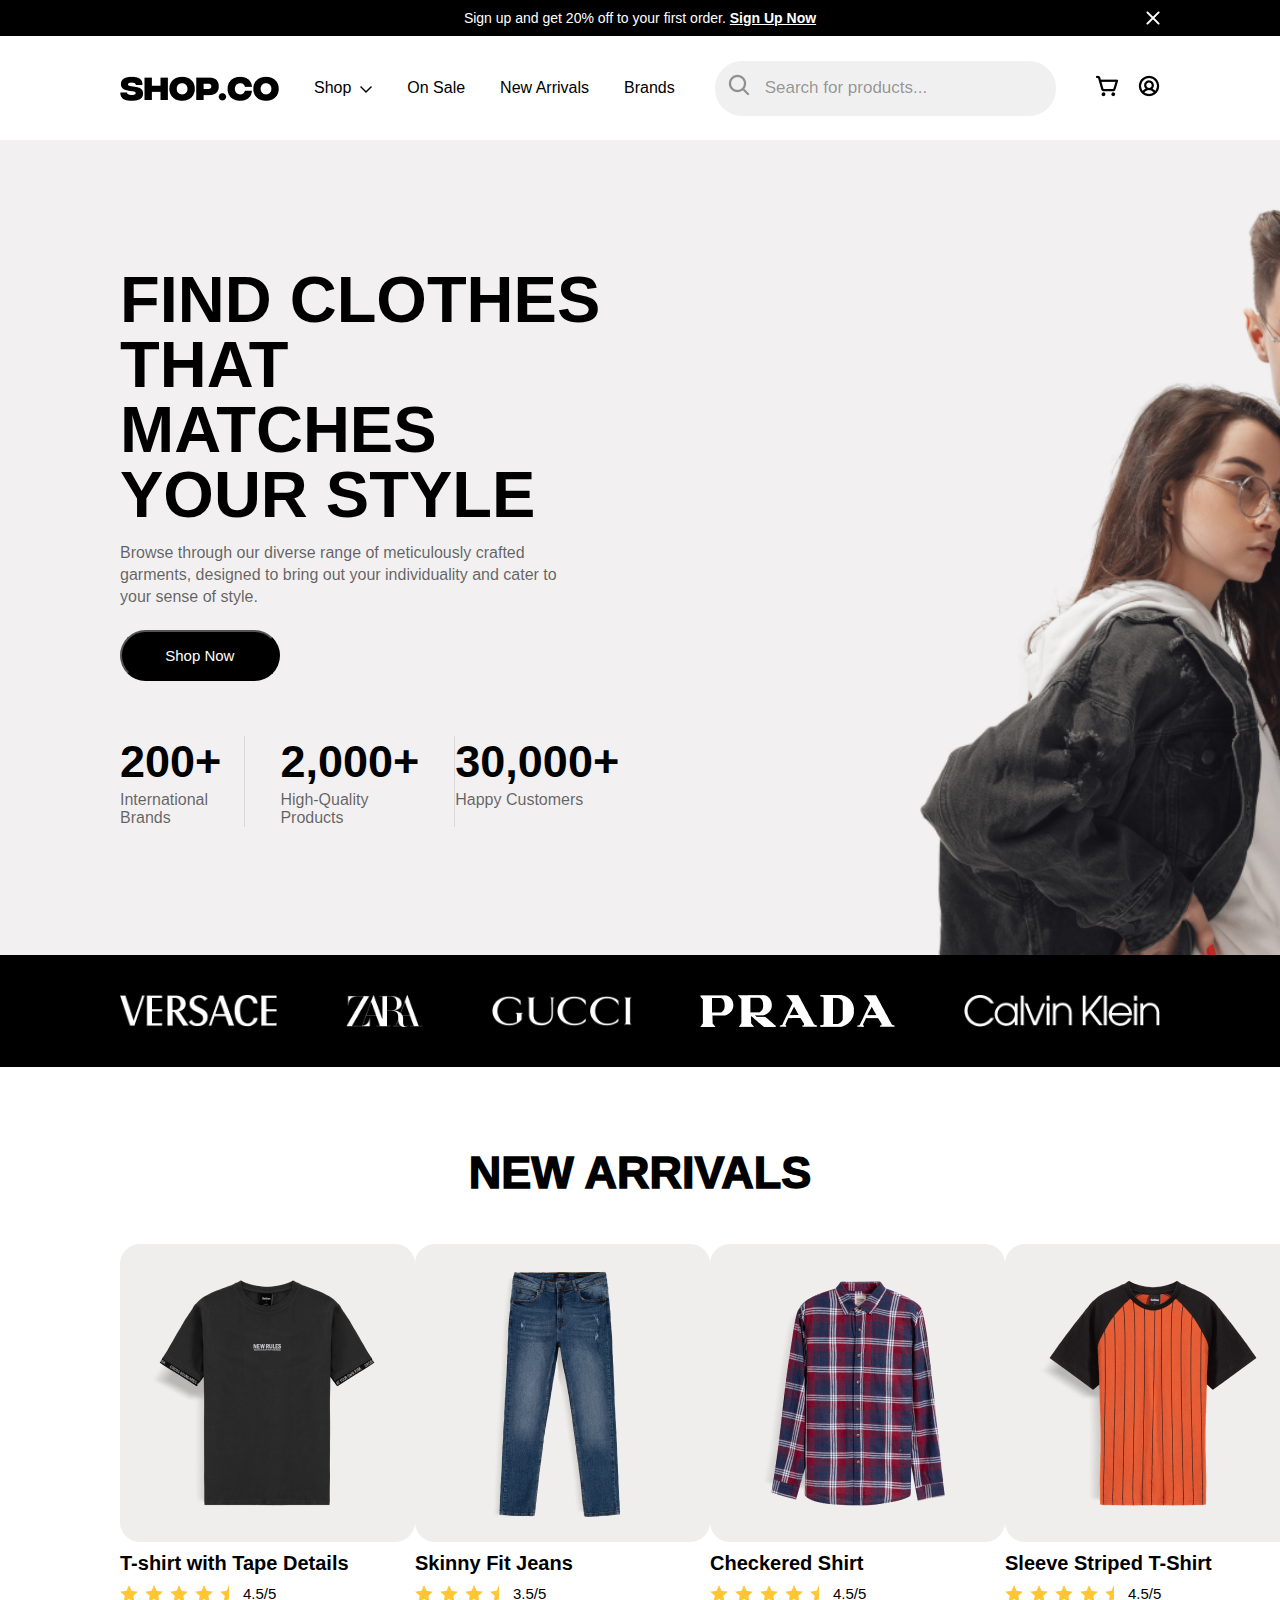
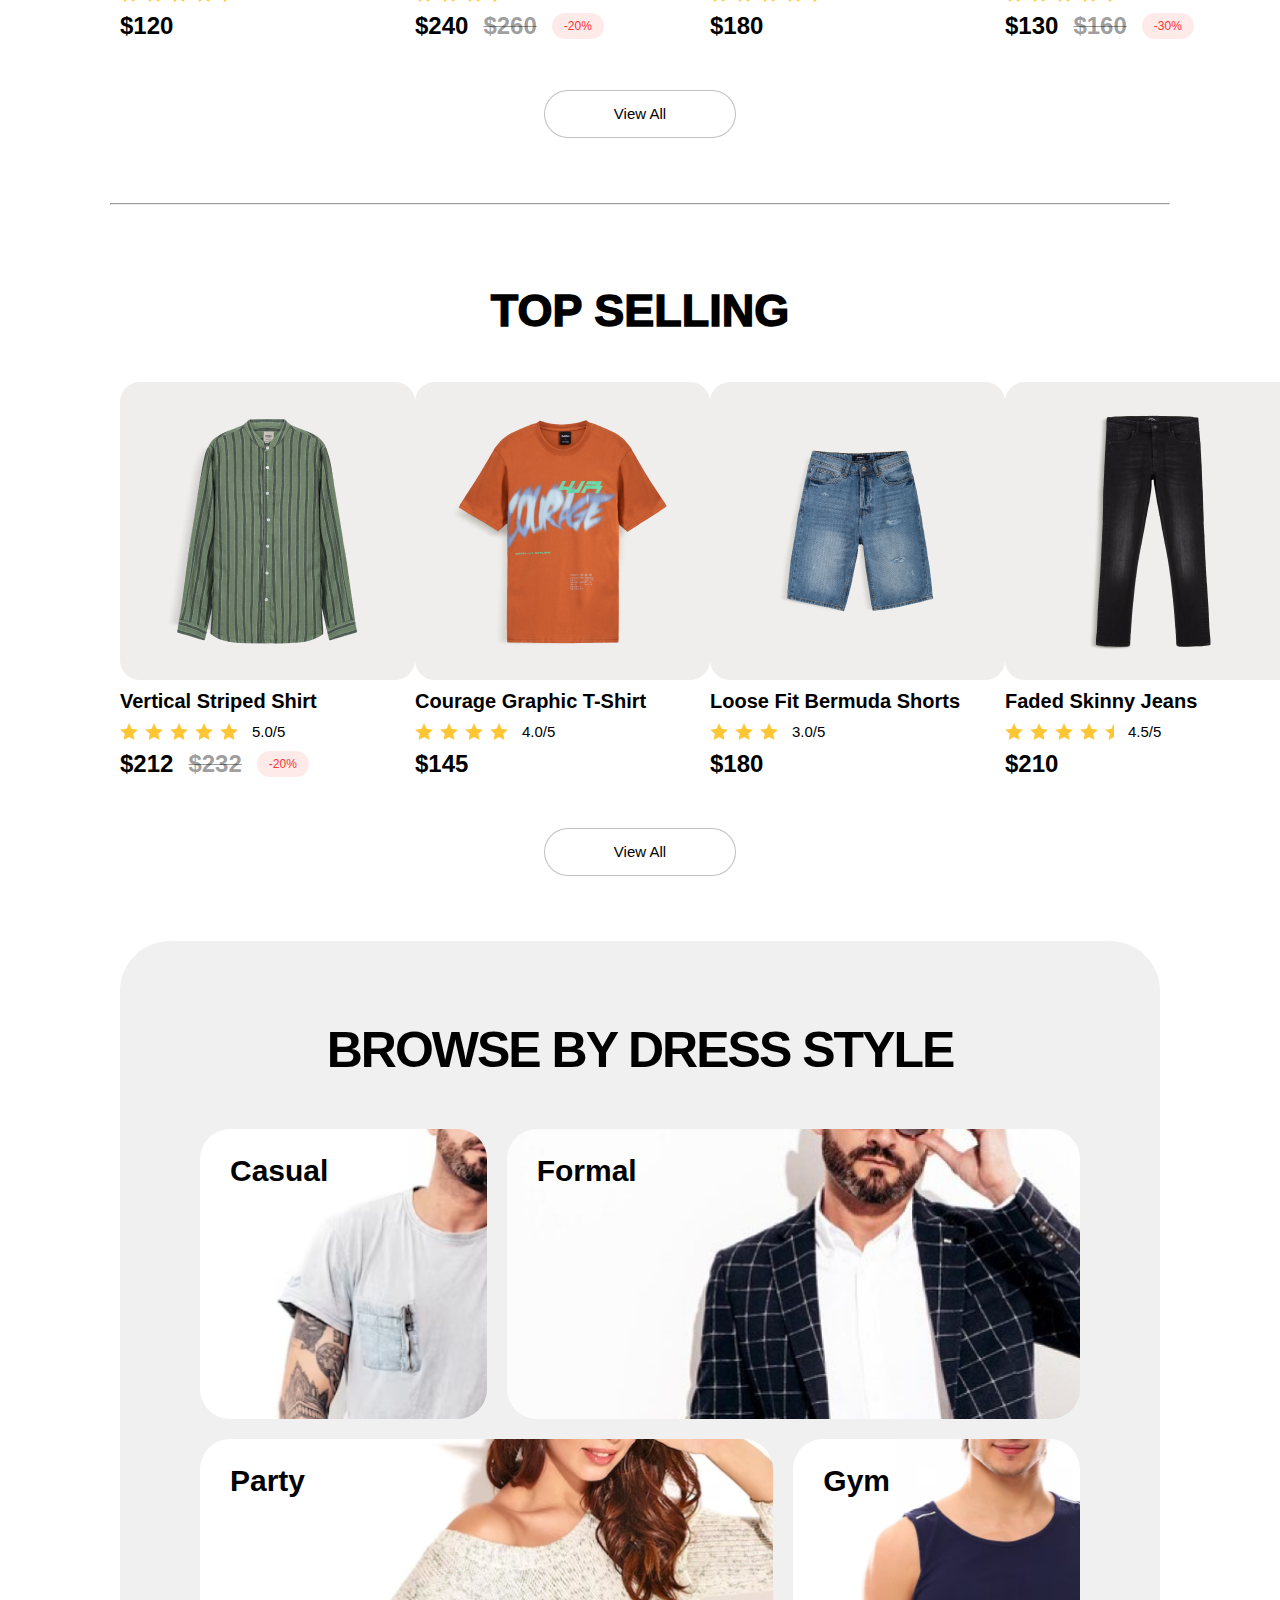
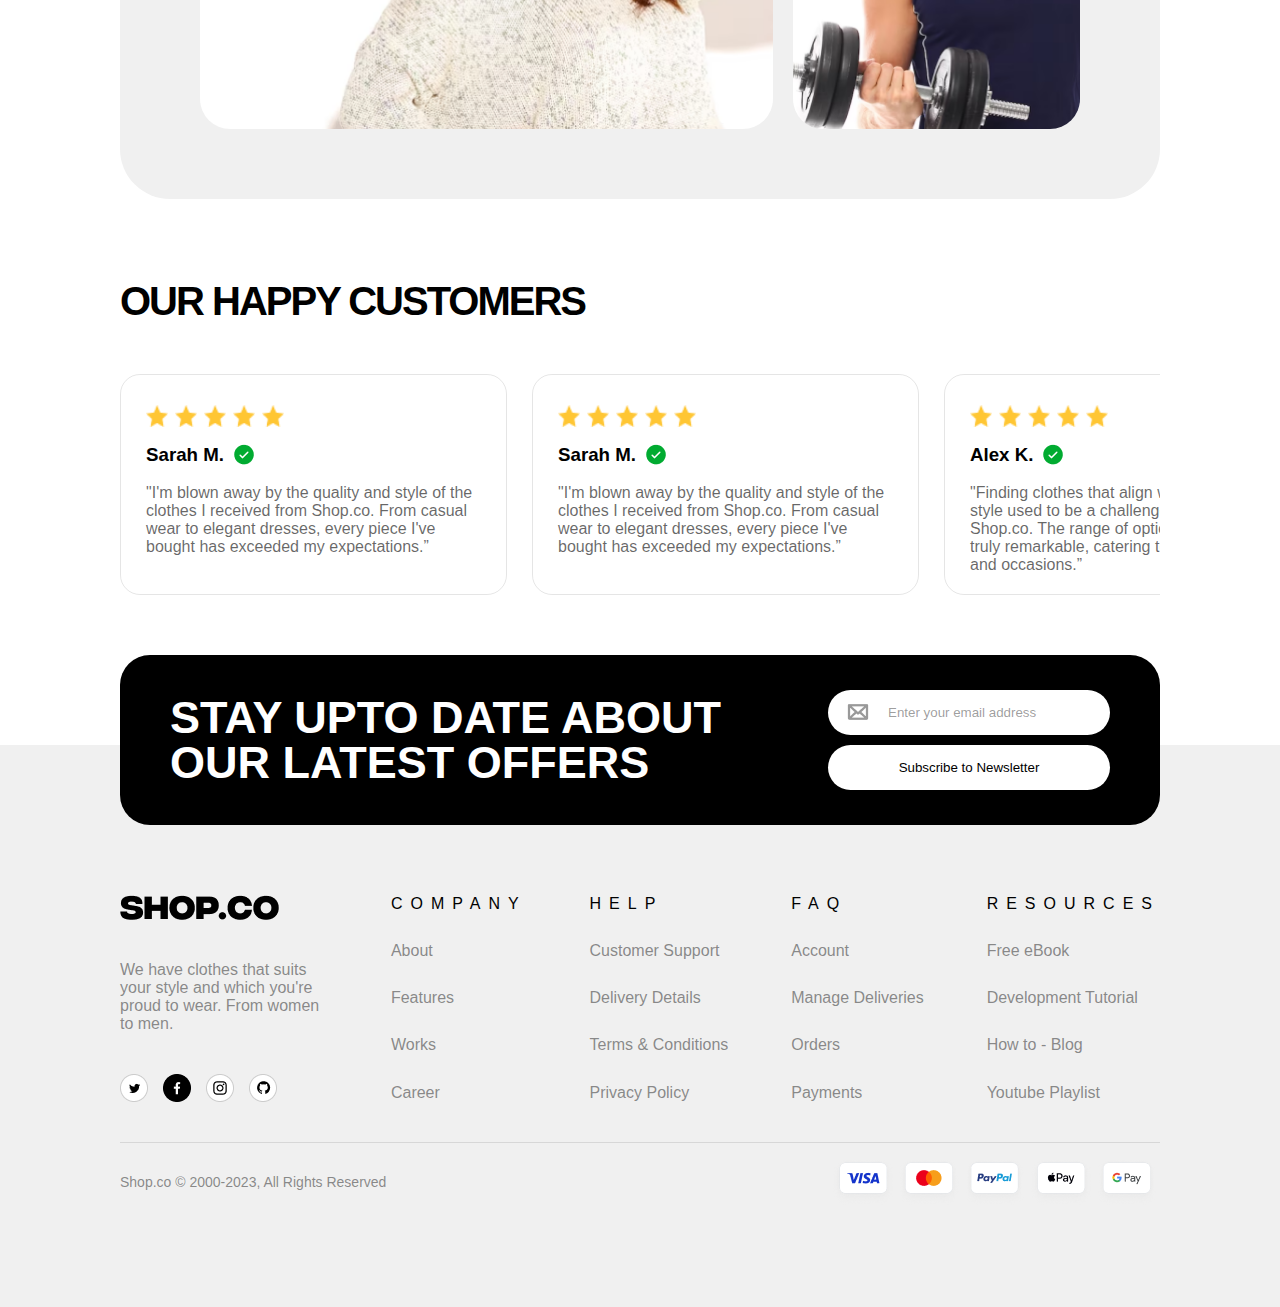
<file: SHOP.CO landing page/index.html>
<!DOCTYPE html>
<html lang="en">
<head>
  <meta charset="UTF-8">
  <meta name="viewport" content="width=device-width, initial-scale=1.0">
  <title>SHOP.CO</title>
  <link rel="stylesheet" href="style.css">
</head>
<body>
  <div class="offer-bar">
    <p>Sign up and get 20% off to your first order. <strong><a href="">Sign Up Now</a></strong></p>
    <img src="other-assets/cross.png" class="cross">
  </div>
    <div class="navbar">
      <img src="other-assets/SHOP.CO.png">
      <span>Shop&nbsp;&nbsp;<img src="other-assets/Vector.png"></span>
      <span>On Sale</span>
      <span>New Arrivals</span>
      <span>Brands</span>
      <input type="text" placeholder="Search for products...">
      <div class="cart-and-profile">
        <img class="cart" src="other-assets/cart.png">
        <img class="profile" src="other-assets/profile.png">
      </div>
    </div>

    <div class="advertisement">
      <img src="other-assets/Rectangle.png" class="bg-image">
      <div class="context">
        <h1>FIND CLOTHES THAT MATCHES YOUR STYLE</h1>
        <p>Browse through our diverse range of meticulously crafted garments, designed to bring out your individuality and cater to your sense of style.</p>
        <button class="shop-now">Shop Now</button>
        <div class="stats">
          <div>
            <h2>200+</h2>
            <p>International Brands</p>
          </div>
          <div class="second-div">
            <h2>2,000+</h2>
            <p>High-Quality Products</p>
          </div>
          <div>
            <h2>30,000+</h2>
            <p>Happy Customers</p>
          </div>
        </div>
      </div>
    </div>
    <div class="sponsors-bar">
      <img src="sponsors/versace.png">
      <img src="sponsors/zara-logo-1.png">
      <img src="sponsors/gucci-logo-1.png">
      <img src="sponsors/prada-logo-1.png">
      <img src="sponsors/kalvin.png">
    </div>
  
    <div class="new-arrival">
      <h1>NEW ARRIVALS</h1>
      <div class="new-arrival-cards-group">
        <div class="new-arrival-card">
          <img src="new-arrivals/Frame1.png" class="card">
          <h3>T-shirt with Tape Details</h3>
          <div class="ratings">
            <img src="other-assets/star.png">
            <img src="other-assets/star.png">
            <img src="other-assets/star.png">
            <img src="other-assets/star.png">
            <img src="other-assets/half-star.png">
            <span>4.5/5</span>
          </div>
          <div class="price">
            <h2>$120</h2>
          </div>
        </div>
        <div class="new-arrival-card">
          <img src="new-arrivals/Frame2.png" class="card">
          <h3>Skinny Fit Jeans</h3>
          <div class="ratings">
            <img src="other-assets/star.png">
            <img src="other-assets/star.png">
            <img src="other-assets/star.png">
            <img src="other-assets/half-star.png">
            <span>3.5/5</span>
          </div>
          <div class="price">
            <h2>$240</h2>
            <h2 class="removed">$260</h2>
            <p>-20%</p>
          </div>
        </div>
        <div class="new-arrival-card">
          <img src="new-arrivals/Frame3.png" class="card">
          <h3>Checkered Shirt</h3>
          <div class="ratings">
            <img src="other-assets/star.png">
            <img src="other-assets/star.png">
            <img src="other-assets/star.png">
            <img src="other-assets/star.png">
            <img src="other-assets/half-star.png">
            <span>4.5/5</span>
          </div>
          <div class="price">
            <h2>$180</h2>
          </div>
        </div>
        <div class="new-arrival-card">
          <img src="new-arrivals/Frame4.png" class="card">
          <h3>Sleeve Striped T-Shirt</h3>
          <div class="ratings">
            <img src="other-assets/star.png">
            <img src="other-assets/star.png">
            <img src="other-assets/star.png">
            <img src="other-assets/star.png">
            <img src="other-assets/half-star.png">
            <span>4.5/5</span>
          </div>
          <div class="price">
            <h2>$130</h2>
            <h2 class="removed">$160</h2>
            <p>-30%</p>
          </div>
        </div>
      </div>
      <button class="view-all">View All</button>
    </div>

    <hr>

    <div class="top-selling">
      <h1>TOP SELLING</h1>
      <div class="top-selling-cards-group">
        <div class="top-selling-card">
          <img src="top-selling/Frame01.png" class="card">
          <h3>Vertical Striped Shirt</h3>
          <div class="ratings">
            <img src="other-assets/star.png">
            <img src="other-assets/star.png">
            <img src="other-assets/star.png">
            <img src="other-assets/star.png">
            <img src="other-assets/star.png">
            <span>5.0/5</span>
          </div>
          <div class="price">
            <h2>$212</h2>
            <h2 class="removed">$232</h2>
            <p>-20%</p>
          </div>
        </div>
        <div class="top-selling-card">
          <img src="top-selling/Frame02.png" class="card">
          <h3>Courage Graphic T-Shirt</h3>
          <div class="ratings">
            <img src="other-assets/star.png">
            <img src="other-assets/star.png">
            <img src="other-assets/star.png">
            <img src="other-assets/star.png">
            <span>4.0/5</span>
          </div>
          <div class="price">
            <h2>$145</h2>
          </div>
        </div>
        <div class="top-selling-card">
          <img src="top-selling/Frame03.png" class="card">
          <h3>Loose Fit Bermuda Shorts</h3>
          <div class="ratings">
            <img src="other-assets/star.png">
            <img src="other-assets/star.png">
            <img src="other-assets/star.png">
            <span>3.0/5</span>
          </div>
          <div class="price">
            <h2>$180</h2>
          </div>
        </div>
        <div class="top-selling-card">
          <img src="top-selling/Frame04.png" class="card">
          <h3>Faded Skinny Jeans</h3>
          <div class="ratings">
            <img src="other-assets/star.png">
            <img src="other-assets/star.png">
            <img src="other-assets/star.png">
            <img src="other-assets/star.png">
            <img src="other-assets/half-star.png">
            <span>4.5/5</span>
          </div>
          <div class="price">
            <h2>$210</h2>
          </div>
        </div>
      </div>
      <button class="view-all">View All</button>
    </div>
    <div class="design-page">
    <div class="design-container">
      <h1>BROWSE BY DRESS STYLE</h1>
      <div class="designs">
        <div class="design1">
          <h2>Casual</h2>
        </div>
        <div class="design2">
          <h2>Formal</h2>
        </div>
      </div>  
      <div class="designs">
        <div class="design3">
          <h2>Party</h2>
        </div>
        <div class="design4">
          <h2>Gym</h2>
        </div>
      </div>  
    </div>
    </div>
    <div class="feedback-container">

      <h1 class="feedback-title">OUR HAPPY CUSTOMERS</h1>
      <div class="feedback">
        <div class="review">
            <div class="ratings2">
              <img src="other-assets/star.png">
              <img src="other-assets/star.png">
              <img src="other-assets/star.png">
              <img src="other-assets/star.png">
              <img src="other-assets/star.png">
            </div>
            <h3>Sarah M. <img src="other-assets/tick.png"></h3>
            <p>"I'm blown away by the quality and style of the clothes I received from Shop.co. From casual wear to elegant dresses, every piece I've bought has exceeded my expectations.”</p>
        </div>
        <div class="review">
            <div class="ratings2">
              <img src="other-assets/star.png">
              <img src="other-assets/star.png">
              <img src="other-assets/star.png">
              <img src="other-assets/star.png">
              <img src="other-assets/star.png">
            </div>
            <h3>Sarah M. <img src="other-assets/tick.png"></h3>
            <p>"I'm blown away by the quality and style of the clothes I received from Shop.co. From casual wear to elegant dresses, every piece I've bought has exceeded my expectations.”</p>
        </div>
        <div class="review">
            <div class="ratings2">
              <img src="other-assets/star.png">
              <img src="other-assets/star.png">
              <img src="other-assets/star.png">
              <img src="other-assets/star.png">
              <img src="other-assets/star.png">
            </div>
            <h3>Alex K. <img src="other-assets/tick.png"></h3>
            <p>"Finding clothes that align with my personal style used to be a challenge until I discovered Shop.co. The range of options they offer is truly remarkable, catering to a variety of tastes and occasions.”</p>
        </div>
        <div class="review">
            <div class="ratings2">
              <img src="other-assets/star.png">
              <img src="other-assets/star.png">
              <img src="other-assets/star.png">
              <img src="other-assets/star.png">
              <img src="other-assets/star.png">
            </div>
            <h3>James L. <img src="other-assets/tick.png"></h3>
            <p>"As someone who's always on the lookout for unique fashion pieces, I'm thrilled to have stumbled upon Shop.co. The selection of clothes is not only diverse but also on-point with the latest trends.”</p>
        </div>
        <div class="review">
            <div class="ratings2">
              <img src="other-assets/star.png">
              <img src="other-assets/star.png">
              <img src="other-assets/star.png">
              <img src="other-assets/star.png">
              <img src="other-assets/star.png">
            </div>
            <h3>James L. <img src="other-assets/tick.png"></h3>
            <p>"As someone who's always on the lookout for unique fashion pieces, I'm thrilled to have stumbled upon Shop.co. The selection of clothes is not only diverse but also on-point with the latest trends.”</p>
        </div>
      </div>
      <div class="alert">
        <h1>STAY UPTO DATE ABOUT OUR LATEST OFFERS</h1>
        <div class="subscribe">
          <input type="text" placeholder="Enter your email address">
          <button class="sub-btn">Subscribe to Newsletter</button>
        </div>
      </div>
    </div>
    <div class="footer">
      <div class="footer-top">
        <div class="footer-section first">
          <img src="other-assets/SHOP.CO.png">
          <p class="desc">We have clothes that suits your style and which you&apos;re proud to wear. From women to men.</p>
          <div class="social-media">
            <img src="social-media-logo/1.png">
            <img src="social-media-logo/2.png">
            <img src="social-media-logo/3.png">
            <img src="social-media-logo/4.png">
          </div>
          </div>
          <div class="footer-section">
            <span  class="title">
              COMPANY
            </span>
            <p>About</p>
            <p>Features</p>
            <p>Works</p>
            <p>Career</p>
          </div>
          <div class="footer-section">
            <span  class="title">
              HELP
            </span>
            <p>Customer Support</p>
            <p>Delivery Details</p>
            <p>Terms & Conditions</p>
            <p>Privacy Policy</p>
          </div>
          <div class="footer-section">
            <span  class="title">
              FAQ
            </span>
            <p>Account</p>
            <p>Manage Deliveries</p>
            <p>Orders</p>
            <p>Payments</p>
          </div>
          <div class="footer-section">
            <span  class="title">
              RESOURCES
            </span>
            <p>Free eBook</p>
            <p>Development Tutorial</p>
            <p>How to - Blog</p>
            <p>Youtube Playlist</p>
          </div>
        </div>
        <div class="footer-bottom">
          <p>Shop.co © 2000-2023, All Rights Reserved</p>
          <div class="payments">
            <img src="payments/Badge1.png">
            <img src="payments/Badge2.png">
            <img src="payments/Badge3.png">
            <img src="payments/Badge4.png">
            <img src="payments/Badge5.png">
          </div>
        </div>
      </div>
</body>
</html>
</file>
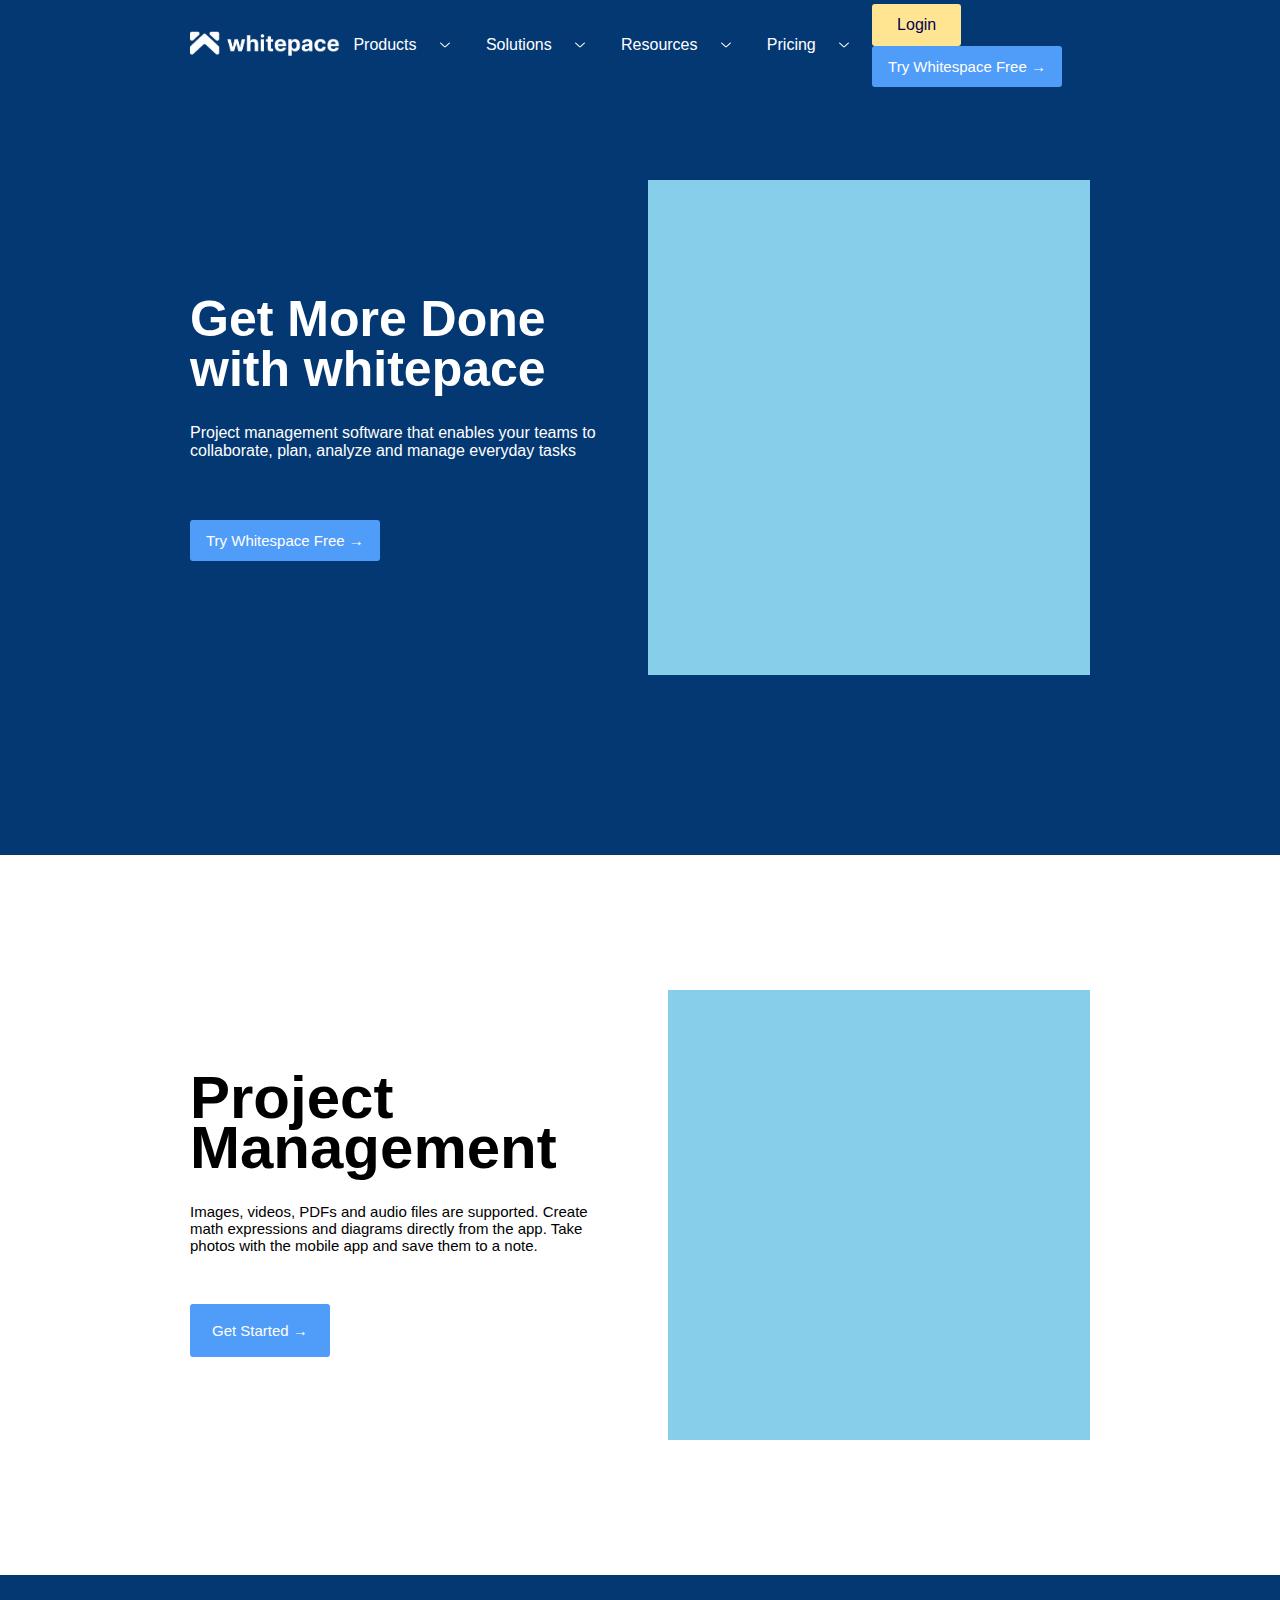
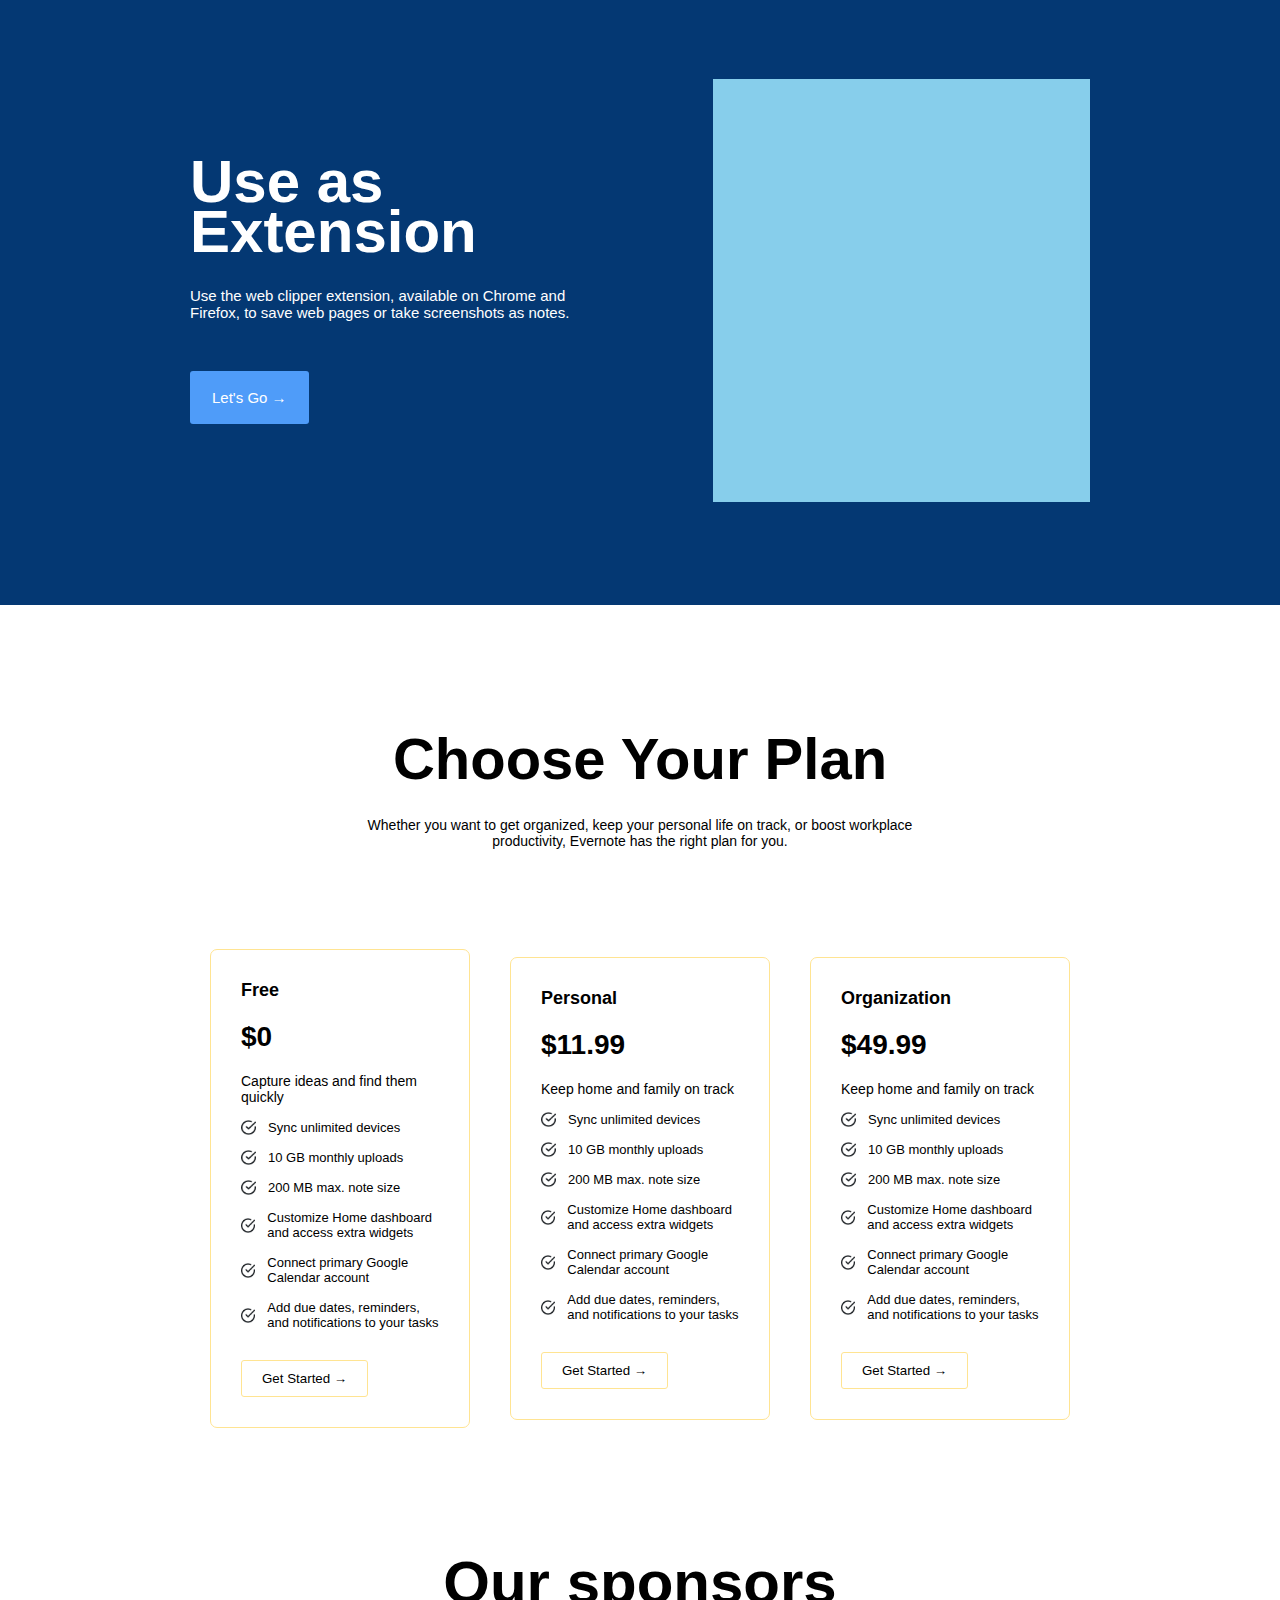
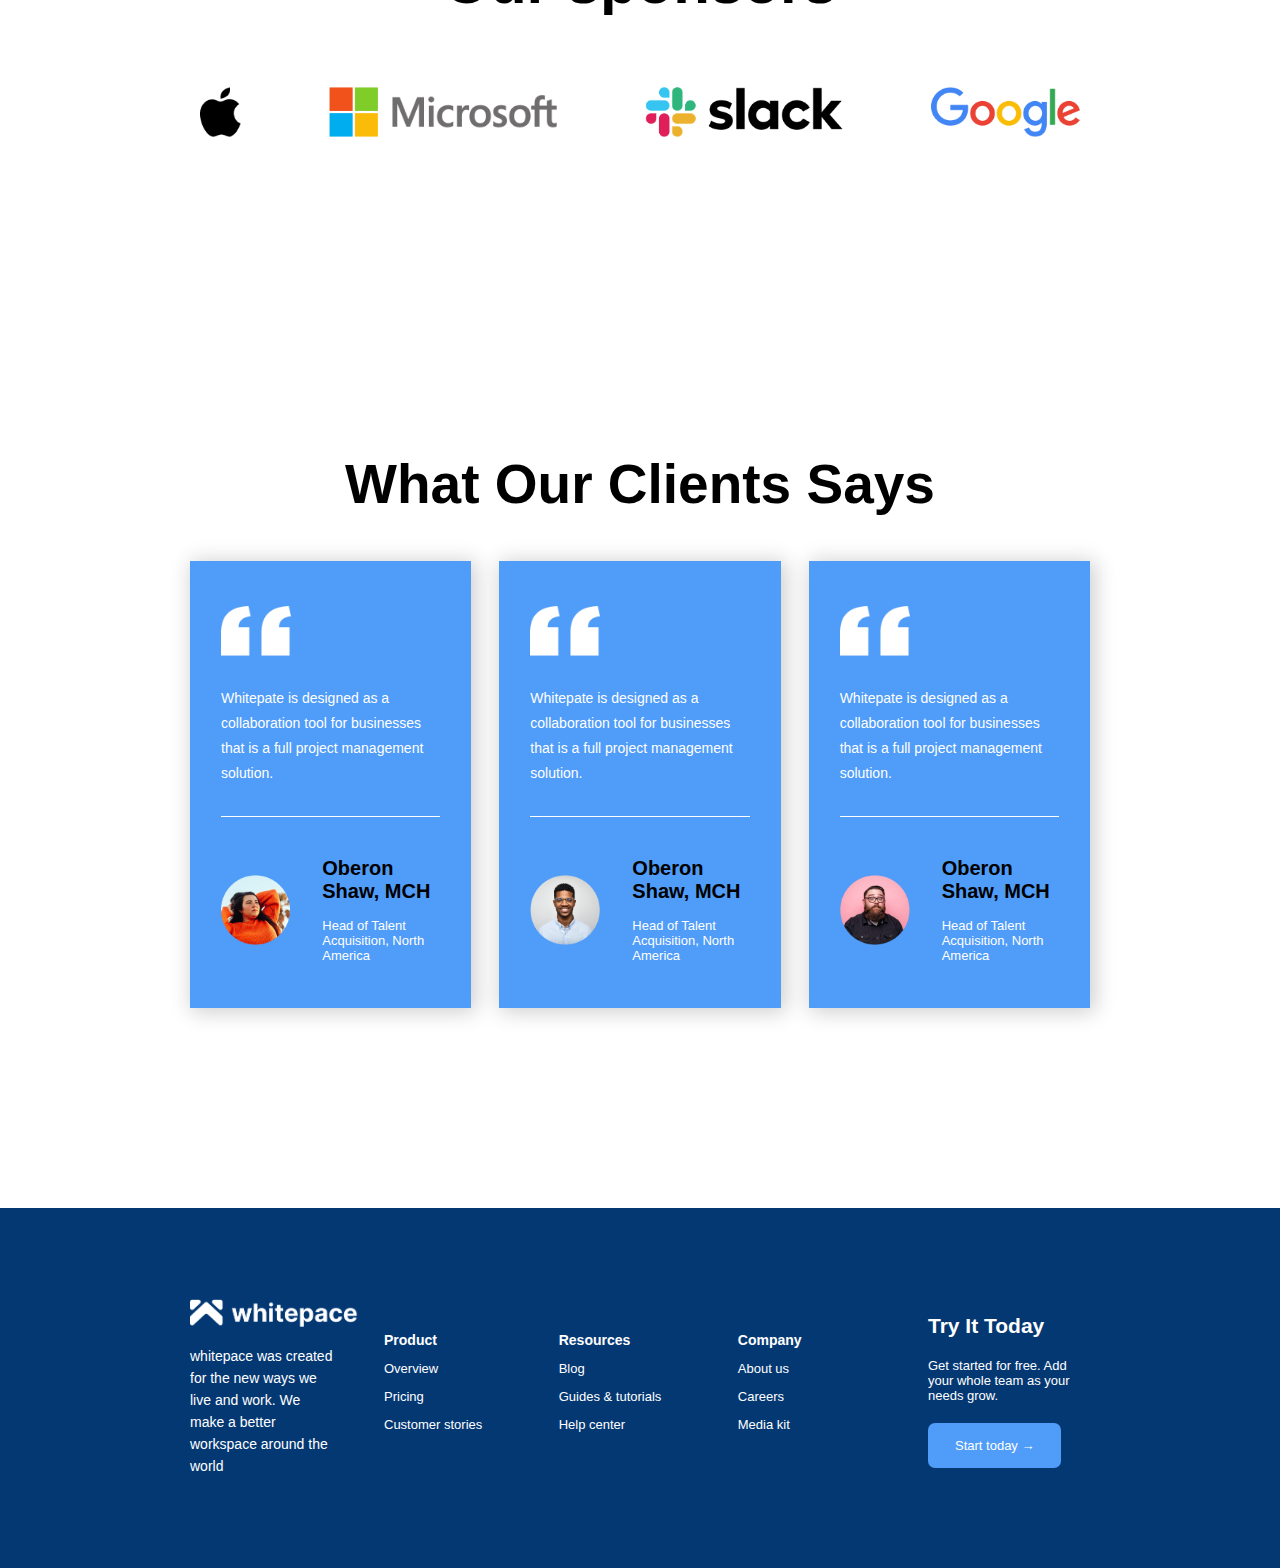
<file: Whitespace-project/index.html>
<!DOCTYPE html>
<html lang="en">
<head>
  <meta charset="UTF-8">
  <meta name="viewport" content="width=device-width, initial-scale=1.0">
  <title>Title</title>
  <link rel="stylesheet" href="style.css">
</head>
<body>
  <div class="navbar">
    <div class="logo"><img src="Logo.png" alt=""></div>
    <div class="middle-section">
      <span>Products&nbsp;&nbsp;&nbsp;<img src="Down Arrow.png" class="down-arrow"></span>
      <span>Solutions&nbsp;&nbsp;&nbsp;<img src="Down Arrow.png" class="down-arrow"></span>
      <span>Resources&nbsp;&nbsp;&nbsp;<img src="Down Arrow.png" class="down-arrow"></span>
      <span>Pricing&nbsp;&nbsp;&nbsp;<img src="Down Arrow.png" class="down-arrow"></span>
    </div>
    <div class="right-section">
      <button class="login">Login</button>
      <button class="trial">Try Whitespace Free &rarr;</button>
    </div>
    </div>
  <div class="page-one">
      <div class="page-one-body">
        <div class="page-one-content">
          <h1>Get More Done with whitepace</h1>
          <p>Project management software that enables your teams to collaborate, plan, analyze and manage everyday tasks</p>
          <button class="trial">Try Whitespace Free &rarr;</button>
        </div>
        <div class="image-container"></div>
      </div>
    </div>
  </div>
  <div class="page-two">
    <div class="page-two-body">
      <div class="page-two-content">
        <h1>Project Management</h1>
        <p>Images, videos, PDFs and audio files are supported. Create math expressions and diagrams directly from the app. Take photos with the mobile app and save them to a note.</p>
        <button class="get-started">Get Started &rarr;</button>
      </div>
      <div class="image-container"></div>
    </div>
  </div>
  </div>
  <div class="page-three">
    <div class="page-three-body">
      <div class="page-three-content">
        <h1>Use as Extension</h1>
        <p>Use the web clipper extension, available on Chrome and Firefox, to save web pages or take screenshots as notes.</p>
        <button class="get-started">Let&apos;s Go &rarr;</button>
      </div>
      <div class="image-container"></div>
    </div>
  </div>
  </div>
  <div class="subscriptions">
    <h1>Choose Your Plan</h1>
    <p>Whether you want to get organized, keep your personal life on track, or boost workplace productivity, Evernote has the right plan for you.</p>
    <div class="plans">
      <div class="plan">
        <p class="plan-scope">Free</p>
        <h2 class="plan-price">$0</h2>
        <p class="plan-title">Capture ideas and find them quickly</p>
        <p class="benefits"><img src="Icon.png">Sync unlimited devices</p>
        <p class="benefits"><img src="Icon.png">10 GB monthly uploads
        </p>
        <p class="benefits"><img src="Icon.png">200 MB max. note size
        </p>
        <p class="benefits"><img src="Icon.png">Customize Home dashboard and access extra widgets</p>
        <p class="benefits"><img src="Icon.png">Connect primary Google Calendar account
        </p>
        <p class="benefits"><img src="Icon.png">Add due dates, reminders, and notifications to your tasks
        </p>
        <button class="get-started-plan">Get Started &rarr;</button>
      </div>

      <div class="plan">
        <p class="plan-scope">Personal</p>
        <h2 class="plan-price">$11.99</h2>
        <p class="plan-title">Keep home and family on track</p>
        <p class="benefits"><img src="Icon.png">Sync unlimited devices</p>
        <p class="benefits"><img src="Icon.png">10 GB monthly uploads
        </p>
        <p class="benefits"><img src="Icon.png">200 MB max. note size
        </p>
        <p class="benefits"><img src="Icon.png">Customize Home dashboard and access extra widgets</p>
        <p class="benefits"><img src="Icon.png">Connect primary Google Calendar account
        </p>
        <p class="benefits"><img src="Icon.png">Add due dates, reminders, and notifications to your tasks
        </p>
        <button class="get-started-plan">Get Started &rarr;</button>
      </div>

      <div class="plan">
        <p class="plan-scope">Organization</p>
        <h2 class="plan-price">$49.99</h2>
        <p class="plan-title">Keep home and family on track</p>
        <p class="benefits"><img src="Icon.png">Sync unlimited devices</p>
        <p class="benefits"><img src="Icon.png">10 GB monthly uploads
        </p>
        <p class="benefits"><img src="Icon.png">200 MB max. note size
        </p>
        <p class="benefits"><img src="Icon.png">Customize Home dashboard and access extra widgets</p>
        <p class="benefits"><img src="Icon.png">Connect primary Google Calendar account
        </p>
        <p class="benefits"><img src="Icon.png">Add due dates, reminders, and notifications to your tasks
        </p>
        <button class="get-started-plan">Get Started &rarr;</button>
      </div>
    </div>
  </div>
  <div class="sponsors">
    <h1>Our sponsors</h1>
    <div class="logo-container">
      <img src="Apple.png" class="apple">
      <img src="microsoft.png" class="ms">
      <img src="Slack.png" class="slack">
      <img src="Google.png" class="google">
    </div>
  </div>
  <div class="reviews-page">
  <h1 class="client-review-title">What Our Clients Says</h1>
  <div class="reviews">
    <div class="review">
      <img src="Group.png" class="group-img">
      <p class="review-desc">Whitepate is designed as a collaboration tool for businesses that is a full project management solution.</p>
      <div class="profile">
        <img src="Profile-images/Avater1.png" class="profile-img">
        <div class="profile-desc">
          <h3>Oberon Shaw, MCH</h3>
          <p>Head of Talent Acquisition, North America</p>
        </div>
      </div>
    </div>
    <div class="review">
      <img src="Group.png" class="group-img">
      <p class="review-desc">Whitepate is designed as a collaboration tool for businesses that is a full project management solution.</p>
      <div class="profile">
        <img src="Profile-images/Avater2.png" class="profile-img">
        <div class="profile-desc">
          <h3>Oberon Shaw, MCH</h3>
          <p>Head of Talent Acquisition, North America</p>
        </div>
      </div>
    </div>
    <div class="review">
      <img src="Group.png" class="group-img">
      <p class="review-desc">Whitepate is designed as a collaboration tool for businesses that is a full project management solution.</p>
      <div class="profile">
        <img src="Profile-images/Avater3.png" class="profile-img">
        <div class="profile-desc">
          <h3>Oberon Shaw, MCH</h3>
          <p>Head of Talent Acquisition, North America</p>
        </div>
      </div>
    </div>
  </div>
  </div>
  <div class="footer">
    <div class="footer-left-section">
      <img src="Logo.png">
      <p>whitepace was created for the new ways we live and work. We make a better workspace around the world</p>
    </div>
    <div class="footer-middle-section">
      <div class="middle-section-sub-container">
        <p class="middle-section-title">Product</p>
        <p>Overview</p>
        <p>Pricing</p>
        <p>Customer stories</p>
      </div>
      <div class="middle-section-sub-container">
        <p class="middle-section-title">Resources</p>
        <p>Blog</p>
        <p>Guides & tutorials</p>
        <p>Help center</p>
      </div>
      <div class="middle-section-sub-container">
        <p class="middle-section-title">Company</p>
        <p>About us</p>
        <p>Careers</p>
        <p>Media kit</p>
      </div>
    </div>
    <div class="footer-right-section">
      <h2>Try It Today</h2>
      <p>Get started for free.
        Add your whole team as your needs grow.</p>
        <button>Start today &rarr;</button>
    </div>
  </div>
</body>
</html>
</file>
<file: SHOP.CO landing page/style.css>
* {
  margin: 0;
  padding: 0;
  font-family: Arial, Helvetica, sans-serif;
}

body {
  overflow-x: hidden;

}

.offer-bar {
  display: flex;
  justify-content: center;
  align-items: center;
  padding: 10px 120px;
  background: black;
  color: white;
  font-size: 14px;
  font-weight: light;
  position: relative;
}

.cross{
  position: absolute;
  right: 120px;
}

a {
  color: white;
}

.navbar {
  padding: 16px 120px;
  display: flex;
  justify-content: space-between;
  align-items: center;
  height: 8vh;
  gap: 35px;
}

.navbar>input {
  flex-grow: 1;
  min-width: 200px;
  height: 5vh;
  background: #F0F0F0 url("other-assets/search.png") no-repeat left;
  background-position: 12px 12px;
  border: none;
  outline: none;
  border-radius: 3vh;
  padding: 5px 50px;
  display: flex;
  align-items: center;
  margin: 0px 5px;
}

.navbar>input::placeholder {
  font-size: 17px;
  color: #00000066;
}

.cart {
  margin-right: 15px;
}

.advertisement {
  padding: 0px 120px;
  position: relative;
  display: flex;
  flex-direction: column;
  /* align-items: center; */
  justify-content: center;
  height: 90.5vh;
}

.bg-image {
  position: absolute;
  left: 0px;
  /* width: 115%;   */
  top: 0px;
  /* bottom: 0px; */
  height: 90.5vh;
}

.context {
  display: flex;
  flex-direction: column;
  width: 48%;
  z-index: 2;
  gap: 15px;
}

.context>h1 {
  font-size: 65px;
  font-weight: 800;
  line-height: 65px;
}

.context>p {
  margin-bottom: 7px;
  font-size: 16px;
  line-height: 22px;
  padding-right: 55px;
  color: #00000099;
}

.shop-now {
  width: 32%;
  background-color: black;
  color: white;
  padding: 15px 0px;
  border-radius: 35px;
  font-size: 15px;
  margin-bottom: 40px;
}

.stats {
  display: flex;
  width: 100%;
  justify-content: space-between;
}

.stats h2 {
  font-size: 45px;
}

.stats p {
  color: #00000099;
  font-size: 16px;
  margin-top: 3px;
}

.second-div {
  border-left: 1px solid #0000001A;
  border-right: 1px solid #0000001A;
  padding: 0px 35px;
}

.sponsors-bar {
  display: flex;
  flex-direction: row;
  justify-content: space-between;
  background-color: black;
  padding: 40px 120px;
}

.sponsors-bar img {
  height: 2rem;
}

.new-arrival,
.top-selling {
  display: flex;
  flex-direction: column;
  justify-content: center;
  align-items: center;
  padding-bottom: 65px;
  /* border-bottom: 1px solid #62626266; */
}

hr{
  color: #62626266;
  margin: 0px 110px;
}

.new-arrival-card,
.top-selling-card {
  display: flex;
  flex-direction: column;
  justify-content: center;
  align-items: start;
  gap: 10px;
}

.new-arrival-cards-group,
.top-selling-cards-group {
  display: flex;
  justify-content: space-between;
  width: 100vw;
  padding: 0 120px;
  box-sizing: border-box;
  margin-bottom: 50px;
}

.new-arrival-card>h3,
.top-selling-card>h3 {
  font-size: 20px;
}

.new-arrival>h1,
.top-selling>h1 {
  font-size: 45px;
  font-weight: 1000;
  margin: 80px 0px 45px 0px;
}

.ratings {
  display: flex;
  justify-content: flex-start;
  align-items: center;
  gap: 7px;
}

.ratings>span {
  margin-left: 7px;
  font-size: 15px;
}

.price {
  display: flex;
  gap: 15px;
  align-items: center;
}

.removed {
  color: #00000066;
  text-decoration: line-through;
  text-decoration-thickness: 1px;
  text-decoration-color: #00000066;
}

.price p {
  font-size: 12px;
  background: #FF33331A;
  color: #FF3333;
  padding: 6px 12px;
  border-radius: 20px;
}

.view-all {
  width: 12rem;
  height: 3rem;
  border-radius: 2rem;
  border: 1px solid #62626266;
  background: white;
  font-size: 15px;
}

.design-page {
  padding: 0px 120px;
  /* padding-bottom: 80px; */
}

.design-container {
  display: flex;
  flex-direction: column;
  justify-content: center;
  align-items: center;
  background: #F0F0F0;
  padding: 80px 80px 0px 80px;
  box-sizing: border-box;
  padding-bottom: 50px;
  border-radius: 50px;
}

.design-container>h1 {
  margin-bottom: 50px;
  font-weight: 900;
  font-size: 50px;
  letter-spacing: -2px;
}

.designs {
  display: flex;
  height: 290px;
  gap: 20px;
  margin-bottom: 20px;
  width: 100%;
  justify-content: space-between;
}

.design1,
.design2,
.design3,
.design4 {
  position: relative;
}

.design1 h2,
.design2 h2,
.design3 h2,
.design4 h2 {
  position: absolute;
  font-size: 30px;
  top: 25px;
  left: 30px;
}

.design1,
.design4 {
  flex-grow: 1;
}

.design2,
.design3 {
  flex-grow: 2;
}

.design1 {
  background: url("Designs/design1.png") center no-repeat;
  background-size: cover;
  border-radius: 30px;
}

.design2 {
  background: url("Designs/design2.png") center no-repeat;
  background-size: cover;
  border-radius: 30px;
}

.design3 {
  background: url("Designs/design3.png") center no-repeat;
  background-size: cover;
  border-radius: 30px;
}

.design4 {
  background: url("Designs/design4.png") center no-repeat;
  background-size: cover;
  border-radius: 30px;
}

.feedback-container{
  /* overflow: hidden; */
  padding: 0px 120px;
  /* overflow-x: hidden; */
  position: relative;
  padding-bottom: 150px;
  /* z-index: 1; */
}

.feedback-title{
  font-weight: 900;
  font-size: 40px;
  margin-top: 80px;
  letter-spacing: -2px;
  margin-bottom: 50px;
}

.feedback{
  display: flex;
  gap: 25px;
  overflow-x: scroll;
  scrollbar-width: none;
}

.review{
  padding: 30px 30px 20px 25px;
  border-radius: 20px;
  border: 1px solid #0000001A;
  flex-grow: 1;
  min-width: 330px;
}

.review>h3{
    display: flex;
    align-items: center;
  margin: 15px 0px;
}

.review>h3>img{
  margin-bottom: 2px;
  margin-left: 8px;
}

.ratings2{
  display: flex;
  justify-content: flex-start;
  align-items: center;
  gap: 7px;
}

.ratings2>img{
  height: 22px;
  width: 22px;
}

.review>p{
  font-size: 16px;
  color: #00000099;
}

.alert{
  background-color: black;
  display: flex;
  justify-content: space-between;
  align-items: center;
  padding: 35px 50px;
  border-radius: 30px;
  position: absolute;  
  bottom: -80px;
  left: 0;
  z-index: 10;
  box-sizing: border-box;
  right: 0;
  left: 120px;
  right: 120px;
}

.alert h1{
  color: white;
  font-size: 45px;
  font-weight: 900;
  width: 60%;
  line-height: 45px;
}

.subscribe{
  display: flex;
  flex-direction: column;
  width: 30%;
  gap: 10px;
}

.subscribe>input{
  padding: 15px 0px;
  padding-left: 60px;
  background: url("other-assets/mail.png");
  background-color: white;
  background-repeat: no-repeat;
  background-position: 18px 10px;
  border: none;
  border-radius: 30px;
}

.subscribe>input::placeholder{
  color: #00000066;
  
}

.sub-btn{
  background-color: white;
  border: none;
  border-radius: 30px;
  padding: 15px 0px;
}

.footer{
  padding: 150px 120px 100px 120px;
  background: #F0F0F0;
  position: relative;
  z-index: 0;
}

.footer-top{
  display: flex;
  flex-direction: row;
  justify-content: space-between;
  height: 23vh;
  padding-bottom: 40px;
  border-bottom: 1px solid #0000001A;
}

.footer-section{
  display: flex;
  flex-direction: column;
  align-items: flex-start;
  justify-content: space-between;
}

.first{
  width: 20%;
}

.social-media{
  display: flex;
  align-items: center;
  gap: 15px;
}

.footer-section p{
  color: #42424299;
}

.title{
  color: black;
  letter-spacing: 8px;
  font-weight: 500;
}

.footer-bottom{
  display: flex;
  flex-direction: row;
  justify-content: space-between;
  align-items: center;
  margin-top: 15px;
}

.footer-bottom p{
  font-size: 14px;
  color: #42424299; 
}

.payments{
  display: flex;
  justify-content: space-between;
  align-items: center;
}
</file>
<file: Whitespace-project/style.css>
*{
  padding: 0;
  margin: 0;
}

body{
  font-family: Arial, Helvetica, sans-serif;
}

.page-one{
  padding:0px 190px;
  background: #043873;
  height: 95vh; 
  display: flex;
  flex-direction: column;
}

.navbar{
  display: flex;
  justify-content: space-between;
  align-items: center;
  height: 10vh;
  position: fixed;
  left: 0;
  right: 0;
  background: #043873;
  /* width: 100%;*/
  padding: 0px 190px;
  z-index: 1;
}

.logo{
  object-fit: contain;
  background-repeat: no-repeat;
  object-position: left;
}

.logo>img{
  height: 25px;
}

.login{
  font-size: 16px;
  background-color: #FFE492;
  padding: 12px 25px;
  border: none;
  border-radius: 3px;
  color: rgb(1, 1, 77);
}

.trial{
  font-size: 15px;
  background: #4F9CF9;
  padding: 12px 16px;
  border: none;
  border-radius: 3px;
  color: white;
}

.middle-section{
  display: flex;
}

.middle-section>span{
  padding: 0px 13px;
  color: white;
  display: flex;
  flex-direction: row;
  align-items: center;
}

.page-one-body,
.page-two-body,
.page-three-body{
  display: flex;
  justify-content: space-between;
  align-items: center;
  flex-grow: 1;
}

.page-one-content,
.page-two-content,
.page-three-content{
  /* flex-grow: 1; */
  width: 47%;
}

.page-one-content{
  margin-right: 35px;
}

.page-one-content>h1{
  font-size:50px ;
  color: white;
  line-height: 50px;
}

.page-one-content>p{
  font-size: 16px;
  margin-top: 30px;
  margin-bottom: 60px;
  color: white;
}

.page-one-body>.image-container{
  background: skyblue;
  height: 55vh;
  flex-grow: 1;
}

.page-two{
    padding:0px 190px;
    background: white;
    height: 80vh; 
    display: flex;
    flex-direction: column;
}

.page-two-content>h1{
  color: black;
  font-size: 60px;
  line-height: 50px;
}
.page-two-content>p{
  color: black;
  font-size: 15px;
  margin-top: 30px;
  margin-bottom: 50px;
}

.page-two-content{
  margin-right: 55px;
}

.get-started{
  font-size: 15px;
  background: #4F9CF9;
  padding: 18px 22px;
  border: none;
  border-radius: 3px;
  color: white;
}

.page-two-body>.image-container{
  background: skyblue;
  height: 50vh;
  flex-grow: 1;
}

.page-three{
  padding:0px 190px;
  background: #043873;
  height: 70vh; 
  display: flex;
  flex-direction: column;
}

.page-three-content>h1{
color: white;
font-size: 60px;
line-height: 50px;
}

.page-three-content>p{
color: white;
font-size: 15px;
margin-top: 30px;
margin-bottom: 50px;
}

.get-started{
font-size: 15px;
background: #4F9CF9;
padding: 18px 22px;
border: none;
border-radius: 3px;
}

.page-three-content{
  margin-right: 100px;
}

.page-three-body>.image-container{
  background: skyblue;
  height: 47vh;
  flex-grow: 1;
}

.subscriptions{
  padding:0px 190px;
}

.subscriptions h1,
.subscriptions>p{
  margin: auto; 
  text-align: center;
}

.subscriptions>p{
  width: 48vw;
  font-size: 14px;
}

.subscriptions h1{
  font-size: 58px;
  margin-bottom: 25px;
  margin-top: 120px;
}

.plans{
  display: flex;
  justify-content: space-between;
  align-items: center;
  margin-top: 100px;
}

.plan{
  flex: 1 1 32%;
  /* background: red; */
  /* min-height: 60vh;  */
  background-color: white;
  margin: 0 20px;
  border: 1px solid #FFE492;
  border-radius: 7px;
  max-width: 33%;
  padding: 30px 30px;
  transition: all 0.5s;
}

.benefits{
  display: flex;
  align-items: center;
  position: relative;
  /* padding-left: 30px; */
  gap: 12px;
}

.benefits>img{
  height: 15px;
  width: 15px;
}

.plan-scope{
  font-size: 18px;
  font-weight: bold;
}

.plan-price{
  font-size: 28px;
  margin-top: 20px;
  margin-bottom: 20px;
  transition: all 0.5s;
}

.plan-title{
  font-size: 14px;
}

.benefits{
  margin: 15px 0px;
  font-size: 13px;
}

.get-started-plan{
  margin-top: 15px;
  padding: 10px 20px;
  border-radius: 3px;
  border: 1px solid #FFE492;
  background-color: white;
  transition: all 0.5s;  
}

.plan:hover{
  transform: scale(1.1,1.1);
  background-color: #043873;
  color: white;
}

.plan:hover .plan-price{
  color: #FFE492;
}

.plan:hover .benefits>img{
  filter: invert(1);
}

.plan:hover .get-started-plan{
  background: skyblue;
}

.sponsors{
  padding:0px 200px;
  /* height: 100vh; */
  display: flex;
  flex-direction: column;
  justify-content: center;
  align-items: center;
  margin-bottom: 35vh;
  margin-top: 120px;
}

.sponsors>h1{
  font-size: 60px;
  margin-bottom: 70px;
  font-weight: 700;
}

.logo-container{
  display: flex;
  justify-content: space-between;
  width: 100%;
}

.logo-container img{
  height: 50px;
}

.client-review-title{
  font-size: 55px;
  margin-bottom: 45px;
}

.reviews-page{
  display: flex;
  flex-direction: column;
  align-items: center;
  justify-content: center;
  padding: 0px 190px;
  margin-bottom: 200px;
}

.reviews{
  display: flex;
  justify-content: space-between;
  align-items: center;
  gap: 28px;
}

.group-img{
  height: 50px;
  width: 70px;
  filter: invert(1) contrast(13) ;
}

.review{
  flex: 1 1 33%;
  display: flex;
  flex-direction: column;
  padding: 45px 31px;
  box-shadow: 3px 2px 20px 2px rgba(0, 0, 0, 0.198);
  background: #4F9CF9;
  transition: all 0.3s;
  position: relative;
}

.review-desc{
  font-size: 14px;
  border-bottom: 1px solid white;
  padding: 30px 0px;
  margin-bottom: 40px;
  line-height: 25px;
  font-weight: 300;
  color: white;
  transition: all 0.3s;
}

.profile{
  display: flex;
  justify-content: space-between;
  align-items: center;
}

.profile-img{
  width: 70px;
  height: 70px;
  margin-right: 32px;
}

.profile-desc > h3{
  margin-bottom: 15px;
  font-size: 20px;
}

.profile-desc > p{
  font-size: 13px;
  font-weight: 300;
  color: white;
  transition: all 0.3s;
}

.review:hover {
  transform: scale(1.05,1.05);
  background-color: white;
}

.review:hover .review-desc{
  color: black;
  border-bottom-color: black;
}

.review:hover .profile-desc>p{
  color: black;
}

.review:hover .group-img{
  filter: contrast(1) invert(0) ;
}

.footer{
  padding: 0px 190px;
  display: flex;
  justify-content: space-between;
  align-items: center;
  height: 40vh;
  background: #043873;
  color: white;
  gap: 50px;
  font-size: 14px;
}

.footer-left-section>img{
  height: 28px;
}

.footer-left-section{
  width: 16%;
}

.footer-left-section>p{
  margin-top: 15px;
  line-height: 22px;
}

.footer-right-section{
  width: 18%;
}

.footer-right-section>button{
  border-radius: 7px;
  padding: 15px 27px;
  background: #4F9CF9;
  font-size: 13px;
  border: none;
  color: white;
}

.footer-right-section>p{
  font-size: 13px;
  font-weight: lighter;
  margin: 20px 0;
}

.footer-right-section>h2{
  margin-top: 5px;
}

.footer-middle-section{
  flex-grow: 1;
  display: flex;
  justify-content: space-between;
  font-size: 13px;
}

.middle-section-title{
  font-size: 14px;
  font-weight: bolder;
  margin-bottom: 13px;
}

.middle-section-sub-container p{
  margin-bottom: 13px;
}

.middle-section-sub-container{
  flex-grow: 1;
}
</file>
